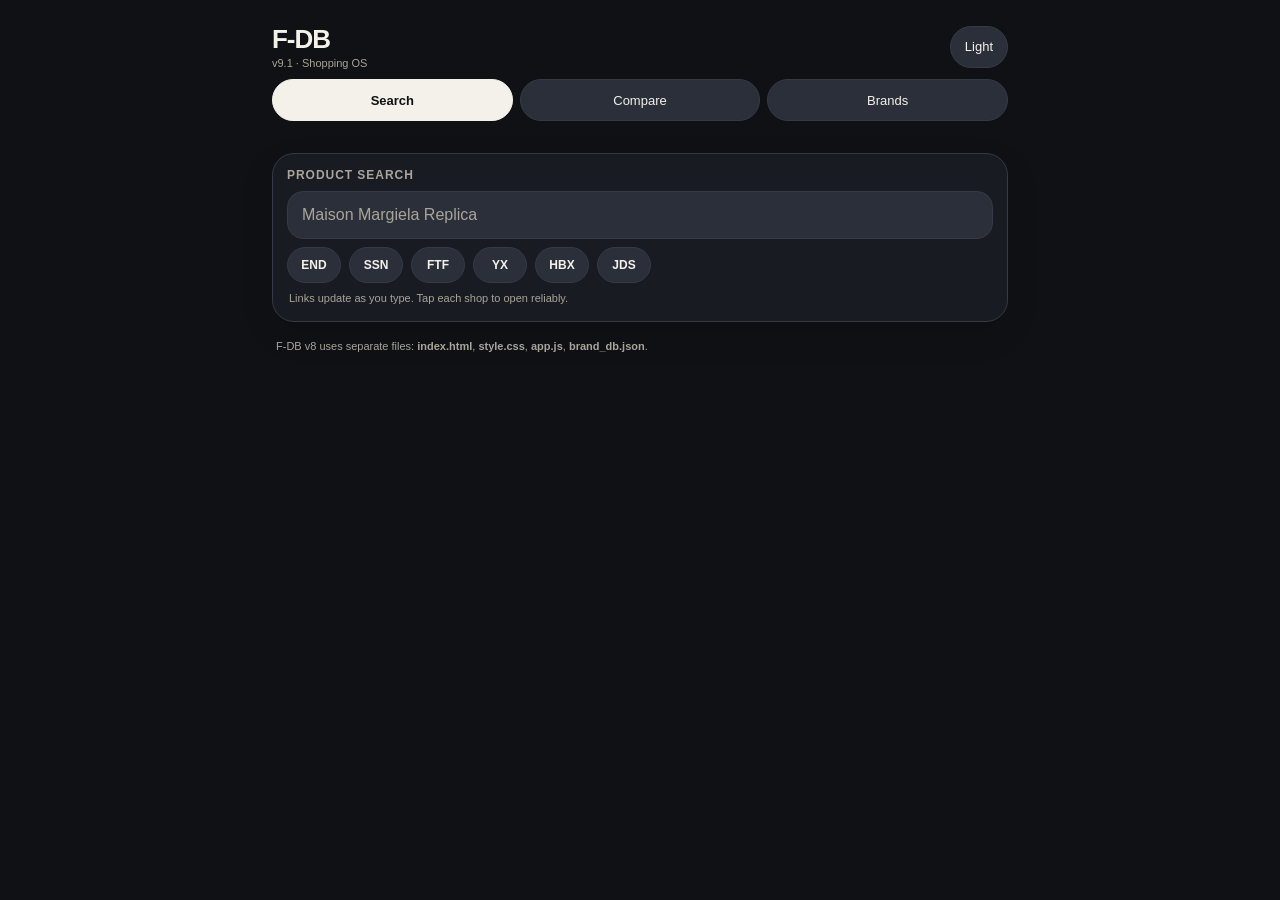
<file: index.html>
<!doctype html>
<html lang="en">
<head>
<meta charset="utf-8">
<meta name="viewport" content="width=device-width, initial-scale=1, viewport-fit=cover">
<title>F-DB v9.1</title>
<link rel="stylesheet" href="style.css">
</head>
<body>
<div class="app">
  <div class="topbar">
    <div class="header">
      <div>
        <h1>F-DB</h1>
        <div class="version">v9.1 · Shopping OS</div>
      </div>
      <button id="themeToggle">Light</button>
    </div>

    <div class="segment">
      <button id="tabSearch" class="active">Search</button>
      <button id="tabCompare">Compare</button>
      <button id="tabBrands">Brands</button>
    </div>
  </div>

  <section id="viewSearch" class="view">
    <div class="panel">
      <div class="sectionTitle">Product Search</div>
      <input id="productSearch" placeholder="Maison Margiela Replica">
      <div class="rowButtons" id="productLinks"></div>
      <p class="note">Links update as you type. Tap each shop to open reliably.</p>
    </div>
  </section>

  <section id="viewCompare" class="view" style="display:none">
    <div class="panel">
      <div class="sectionTitle">Price Compare</div>
      <input id="compareMemo" placeholder="Item memo: brand / model / size">
      <div class="bestSummary" id="bestSummary"></div>
      <div class="priceGrid" id="priceGrid"></div>
      <div class="rowButtons">
        <button id="calcPrices" class="primary">Calculate</button>
        <button id="clearPrices">Clear</button>
      </div>
      <p class="note">Total = Price + Shipping + Duty / Tax - Coupon.</p>
    </div>
  </section>

  <section id="viewBrands" class="view" style="display:none">
    <div class="panel">
      <div class="sectionTitle">Brand Filters</div>
      <div class="chips">
        <button class="chip active" data-tier="Core">Core</button>
        <button class="chip" data-tier="Candidate">Candidate</button>
        <button class="chip" data-tier="All">All</button>
      </div>
      <div class="chips" id="categoryChips"></div>
      <div class="chips" id="countryChips"></div>
      <div class="chips">
        <button class="chip" id="showHidden">Show Hidden</button>
      </div>
    </div>
    <div class="count" id="brandCount"></div>
    <div class="cards" id="brandList"></div>
  </section>

  <footer>
    F-DB v8 uses separate files: <b>index.html</b>, <b>style.css</b>, <b>app.js</b>, <b>brand_db.json</b>.
  </footer>
</div>
<script src="app.js"></script>
</body>
</html>
</file>
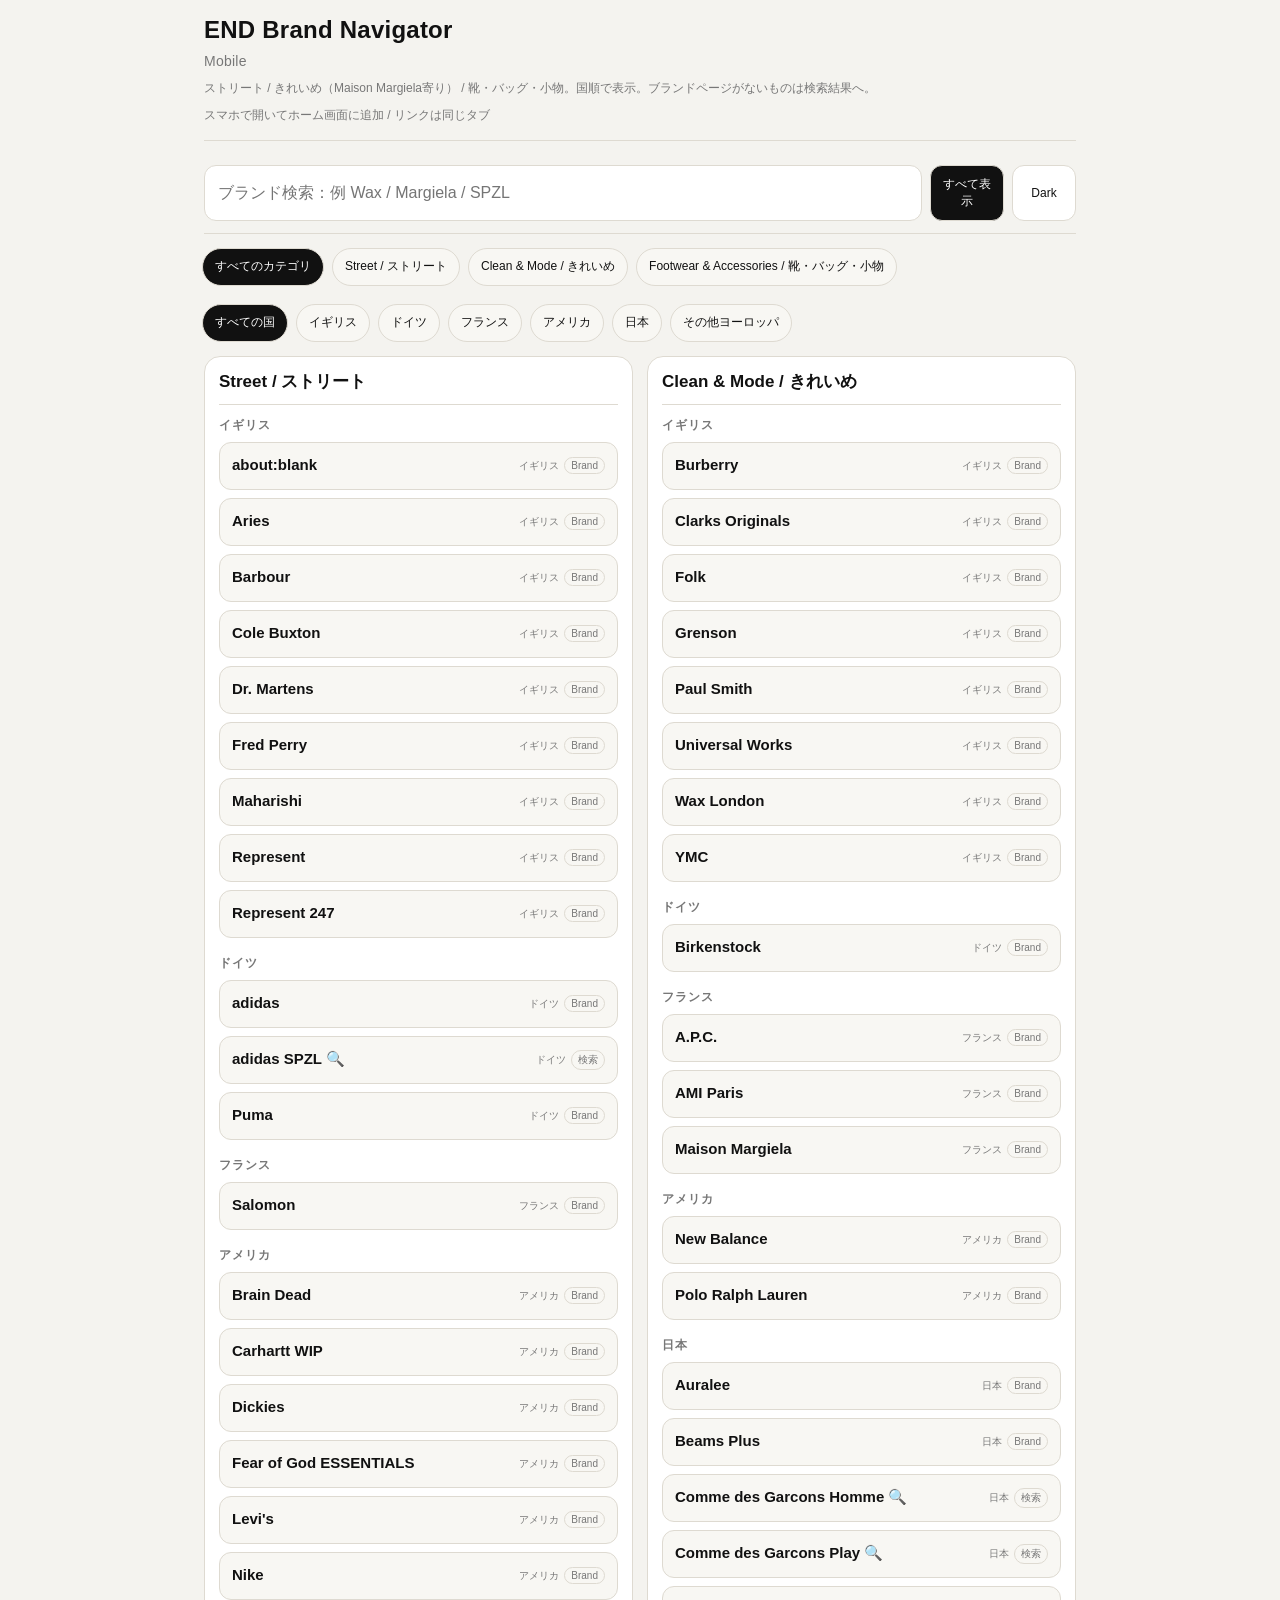
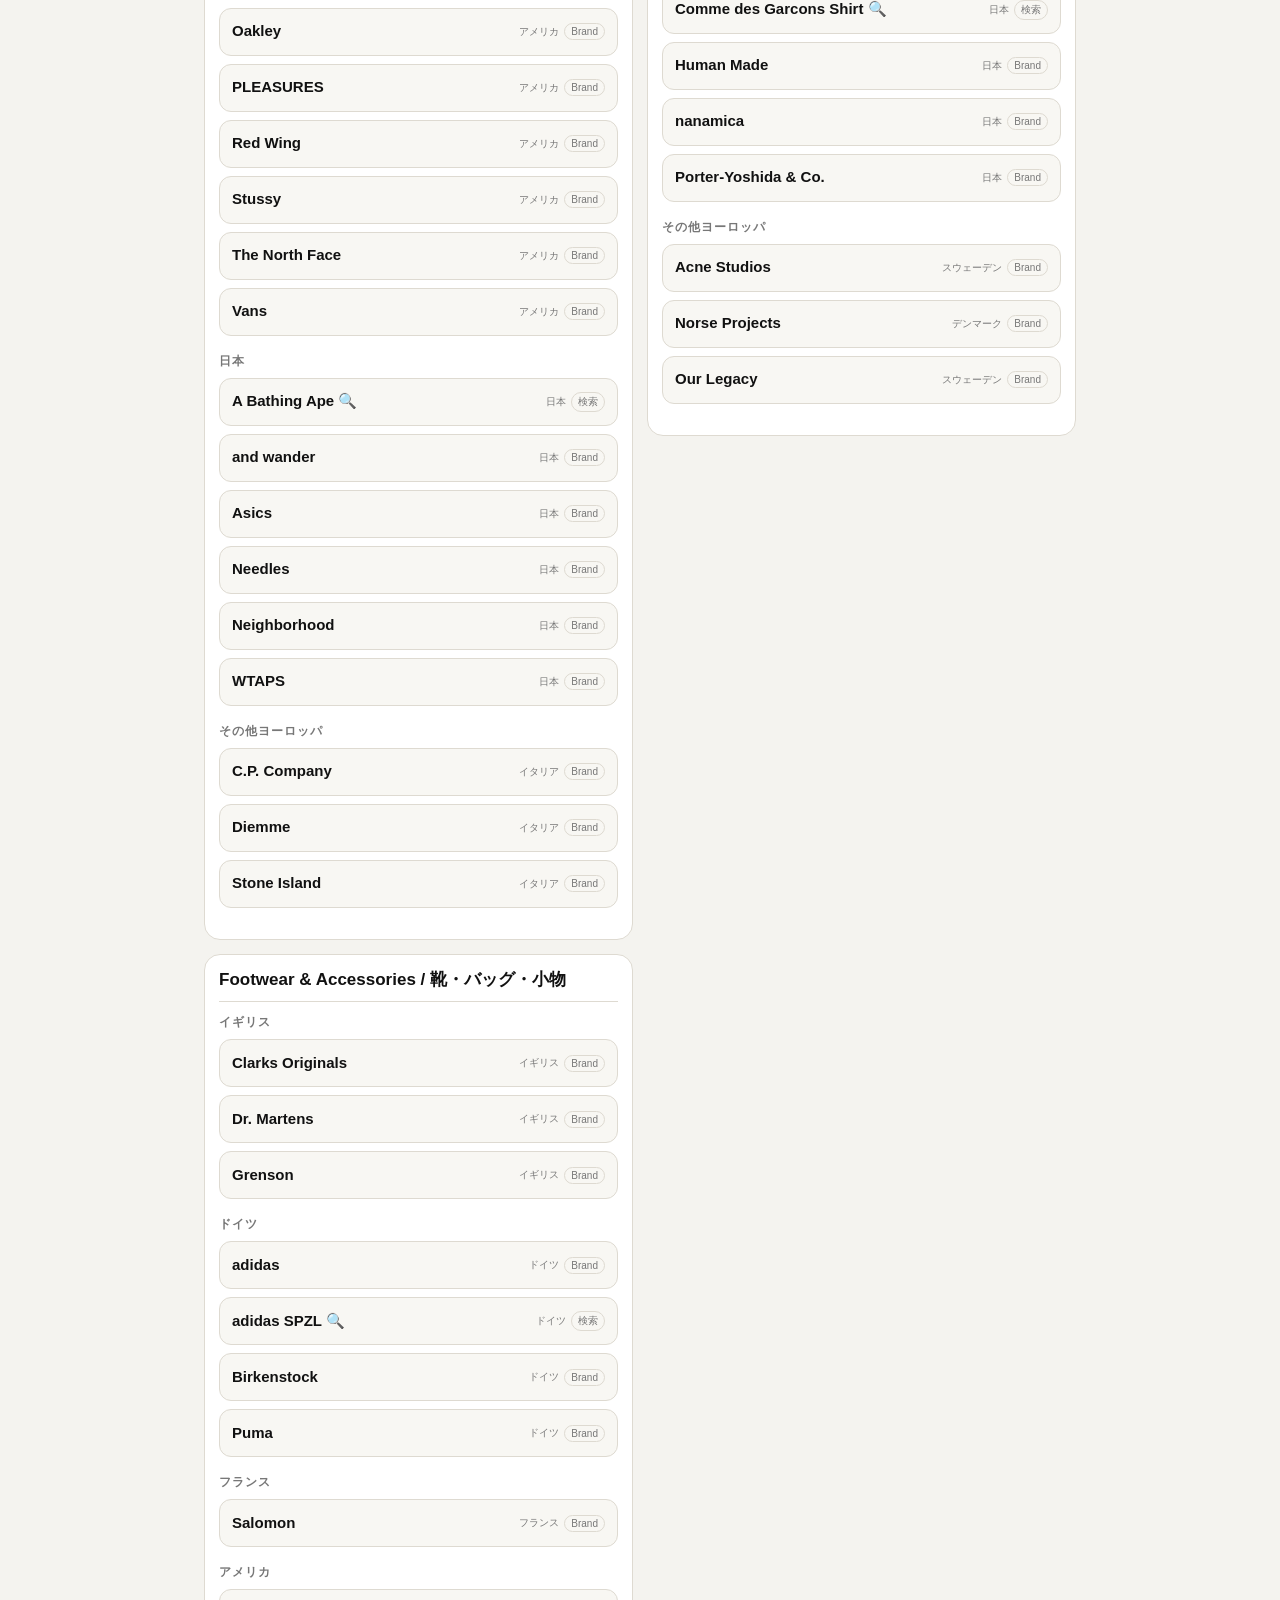
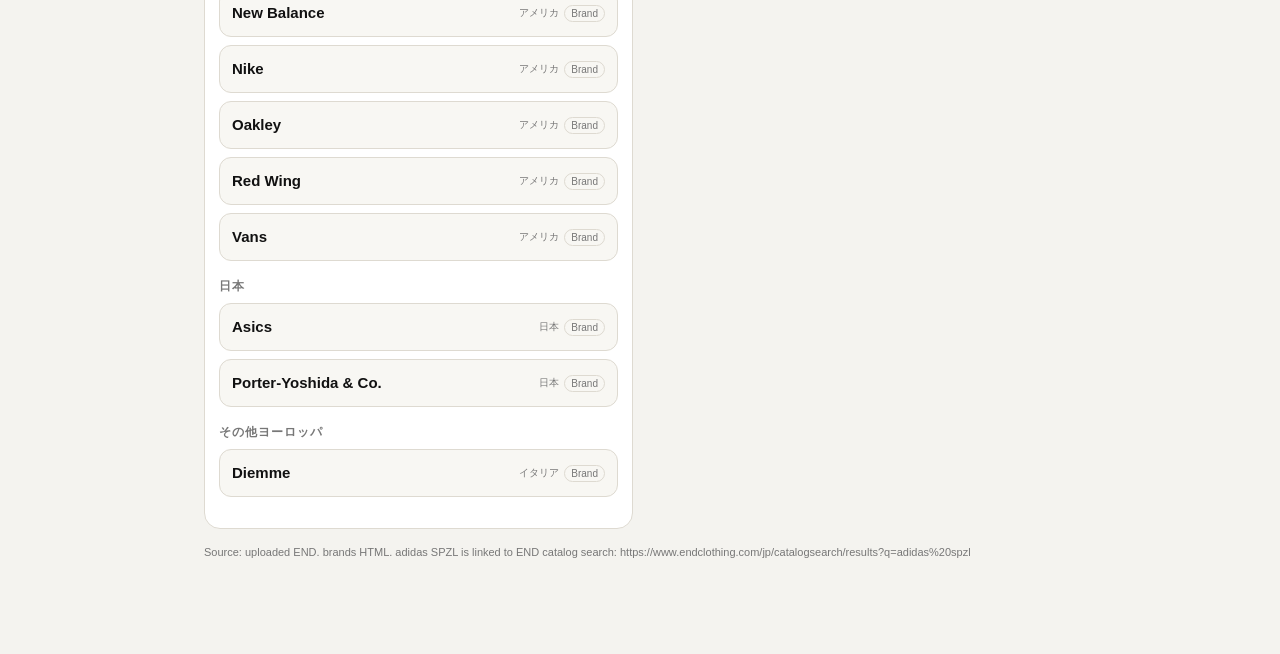
<file: index.html.html>
<!doctype html>
<html lang="ja">
<head>
<meta charset="utf-8">
<meta name="viewport" content="width=device-width, initial-scale=1">
<title>END Brand Navigator Mobile</title>
<style>
:root {
  --bg:#f4f3ef; --panel:#ffffff; --text:#111111; --muted:#777777; --line:#dedad1;
  --button:#111111; --buttonText:#ffffff; --chip:#f8f7f3; --hover:#111111; --hoverText:#ffffff;
}
body.dark {
  --bg:#111111; --panel:#1b1b1b; --text:#f3f1ea; --muted:#aaa; --line:#383838;
  --button:#f3f1ea; --buttonText:#111; --chip:#242424; --hover:#f3f1ea; --hoverText:#111;
}
* { box-sizing:border-box; }
html { -webkit-text-size-adjust:100%; }
body {
  margin:0;
  background:var(--bg);
  color:var(--text);
  font-family:-apple-system,BlinkMacSystemFont,"Helvetica Neue",Arial,"Hiragino Kaku Gothic ProN","Yu Gothic",sans-serif;
}
.wrap {
  max-width:640px;
  margin:0 auto;
  padding:16px 14px 92px;
}
.header {
  border-bottom:1px solid var(--line);
  padding-bottom:14px;
  margin-bottom:14px;
}
h1 {
  margin:0;
  font-size:24px;
  letter-spacing:.01em;
}
.sub {
  margin-top:7px;
  color:var(--muted);
  font-size:12px;
  line-height:1.65;
}
.tools {
  position:sticky;
  top:0;
  z-index:10;
  background:var(--bg);
  padding:10px 0 12px;
  display:grid;
  grid-template-columns:1fr 74px 64px;
  gap:8px;
  border-bottom:1px solid var(--line);
  margin-bottom:10px;
}
input {
  width:100%;
  min-height:46px;
  padding:12px 13px;
  border:1px solid var(--line);
  border-radius:12px;
  background:var(--panel);
  color:var(--text);
  font-size:16px;
}
button {
  min-height:46px;
  border:1px solid var(--line);
  border-radius:12px;
  padding:10px 10px;
  background:var(--panel);
  color:var(--text);
  cursor:pointer;
  font-size:12px;
}
button.active, button:hover {
  background:var(--button);
  color:var(--buttonText);
}
.filters {
  display:flex;
  gap:8px;
  overflow-x:auto;
  padding:4px 0 8px;
  margin:0 -2px 6px;
  -webkit-overflow-scrolling:touch;
}
.filters::-webkit-scrollbar { display:none; }
.chip {
  flex:0 0 auto;
  display:inline-flex;
  align-items:center;
  justify-content:center;
  min-height:38px;
  padding:9px 12px;
  border:1px solid var(--line);
  border-radius:999px;
  background:var(--chip);
  color:var(--text);
  cursor:pointer;
  font-size:12px;
  white-space:nowrap;
}
.chip.active {
  background:var(--button);
  color:var(--buttonText);
}
.grid {
  display:grid;
  grid-template-columns:1fr;
  gap:14px;
  align-items:start;
}
.category {
  background:var(--panel);
  border:1px solid var(--line);
  border-radius:16px;
  padding:14px;
}
h2 {
  margin:0 0 12px;
  font-size:17px;
  line-height:1.35;
  border-bottom:1px solid var(--line);
  padding-bottom:10px;
}
.country-block {
  margin-bottom:17px;
}
h3 {
  margin:0 0 8px;
  font-size:12px;
  color:var(--muted);
  letter-spacing:.08em;
}
.brand-list {
  display:grid;
  gap:8px;
}
.brand {
  display:flex;
  justify-content:space-between;
  align-items:center;
  gap:10px;
  min-height:48px;
  padding:12px 12px;
  border:1px solid var(--line);
  border-radius:12px;
  background:var(--chip);
  color:var(--text);
  text-decoration:none;
  -webkit-tap-highlight-color:transparent;
}
.brand:active {
  transform:scale(.99);
}
.brand-name {
  font-size:15px;
  line-height:1.25;
  font-weight:650;
}
.meta {
  display:flex;
  align-items:center;
  gap:5px;
  white-space:nowrap;
}
.country {
  font-size:10px;
  color:var(--muted);
}
.kind {
  font-size:10px;
  border:1px solid var(--line);
  border-radius:999px;
  padding:2px 6px;
  color:var(--muted);
}
.empty {
  display:none;
  text-align:center;
  padding:34px 16px;
  color:var(--muted);
  border:1px dashed var(--line);
  border-radius:14px;
}
.footer {
  margin-top:14px;
  color:var(--muted);
  font-size:11px;
  line-height:1.7;
}
@media (min-width:760px) {
  .wrap { max-width:900px; }
  .grid { grid-template-columns:repeat(2,minmax(0,1fr)); }
}
</style>
</head>
<body>
<div class="wrap">
  <div class="header">
    <div>
      <h1>END Brand Navigator<br><span style="font-size:14px;color:var(--muted);font-weight:500;">Mobile</span></h1>
      <div class="sub">ストリート / きれいめ（Maison Margiela寄り） / 靴・バッグ・小物。国順で表示。ブランドページがないものは検索結果へ。</div>
    </div>
    <div class="sub">スマホで開いてホーム画面に追加 / リンクは同じタブ</div>
  </div>

  <div class="tools">
    <input id="search" placeholder="ブランド検索：例 Wax / Margiela / SPZL">
    <button id="allBtn" class="active">すべて表示</button>
    <button id="themeBtn">Dark</button>
  </div>

  <div class="filters" id="categoryFilters"></div>
  <div class="filters" id="countryFilters"></div>

  <main class="grid" id="grid"></main>
  <div class="empty" id="empty">該当ブランドがありません。</div>

  <div class="footer">
    Source: uploaded END. brands HTML. adidas SPZL is linked to END catalog search:
    https://www.endclothing.com/jp/catalogsearch/results?q=adidas%20spzl
  </div>
</div>

<script>
const brands = [{"category": "Street", "countryGroup": "イギリス", "country": "イギリス", "name": "about:blank", "href": "https://www.endclothing.com/jp/brands/about-blank", "kind": "brand"}, {"category": "Street", "countryGroup": "イギリス", "country": "イギリス", "name": "Aries", "href": "https://www.endclothing.com/jp/brands/aries", "kind": "brand"}, {"category": "Street", "countryGroup": "イギリス", "country": "イギリス", "name": "Barbour", "href": "https://www.endclothing.com/jp/brands/barbour", "kind": "brand"}, {"category": "Street", "countryGroup": "イギリス", "country": "イギリス", "name": "Cole Buxton", "href": "https://www.endclothing.com/jp/brands/cole-buxton", "kind": "brand"}, {"category": "Street", "countryGroup": "イギリス", "country": "イギリス", "name": "Dr. Martens", "href": "https://www.endclothing.com/jp/brands/dr-martens", "kind": "brand"}, {"category": "Street", "countryGroup": "イギリス", "country": "イギリス", "name": "Fred Perry", "href": "https://www.endclothing.com/jp/brands/fred-perry", "kind": "brand"}, {"category": "Street", "countryGroup": "イギリス", "country": "イギリス", "name": "Maharishi", "href": "https://www.endclothing.com/jp/brands/maharishi", "kind": "brand"}, {"category": "Street", "countryGroup": "イギリス", "country": "イギリス", "name": "Represent", "href": "https://www.endclothing.com/jp/brands/represent", "kind": "brand"}, {"category": "Street", "countryGroup": "イギリス", "country": "イギリス", "name": "Represent 247", "href": "https://www.endclothing.com/jp/brands/represent-247", "kind": "brand"}, {"category": "Street", "countryGroup": "ドイツ", "country": "ドイツ", "name": "adidas", "href": "https://www.endclothing.com/jp/brands/adidas", "kind": "brand"}, {"category": "Street", "countryGroup": "ドイツ", "country": "ドイツ", "name": "adidas SPZL", "href": "https://www.endclothing.com/jp/catalogsearch/results?q=adidas%20spzl", "kind": "search"}, {"category": "Street", "countryGroup": "ドイツ", "country": "ドイツ", "name": "Puma", "href": "https://www.endclothing.com/jp/brands/puma", "kind": "brand"}, {"category": "Street", "countryGroup": "フランス", "country": "フランス", "name": "Salomon", "href": "https://www.endclothing.com/jp/brands/salomon", "kind": "brand"}, {"category": "Street", "countryGroup": "アメリカ", "country": "アメリカ", "name": "Brain Dead", "href": "https://www.endclothing.com/jp/brands/brain-dead", "kind": "brand"}, {"category": "Street", "countryGroup": "アメリカ", "country": "アメリカ", "name": "Carhartt WIP", "href": "https://www.endclothing.com/jp/brands/carhartt", "kind": "brand"}, {"category": "Street", "countryGroup": "アメリカ", "country": "アメリカ", "name": "Dickies", "href": "https://www.endclothing.com/jp/brands/dickies", "kind": "brand"}, {"category": "Street", "countryGroup": "アメリカ", "country": "アメリカ", "name": "Fear of God ESSENTIALS", "href": "https://www.endclothing.com/jp/brands/fear-of-god-essentials", "kind": "brand"}, {"category": "Street", "countryGroup": "アメリカ", "country": "アメリカ", "name": "Levi's", "href": "https://www.endclothing.com/jp/brands/levi-s", "kind": "brand"}, {"category": "Street", "countryGroup": "アメリカ", "country": "アメリカ", "name": "Nike", "href": "https://www.endclothing.com/jp/brands/nike", "kind": "brand"}, {"category": "Street", "countryGroup": "アメリカ", "country": "アメリカ", "name": "Oakley", "href": "https://www.endclothing.com/jp/brands/oakley", "kind": "brand"}, {"category": "Street", "countryGroup": "アメリカ", "country": "アメリカ", "name": "PLEASURES", "href": "https://www.endclothing.com/jp/brands/pleasures", "kind": "brand"}, {"category": "Street", "countryGroup": "アメリカ", "country": "アメリカ", "name": "Red Wing", "href": "https://www.endclothing.com/jp/brands/red-wing", "kind": "brand"}, {"category": "Street", "countryGroup": "アメリカ", "country": "アメリカ", "name": "Stussy", "href": "https://www.endclothing.com/jp/brands/stussy", "kind": "brand"}, {"category": "Street", "countryGroup": "アメリカ", "country": "アメリカ", "name": "The North Face", "href": "https://www.endclothing.com/jp/brands/the-north-face", "kind": "brand"}, {"category": "Street", "countryGroup": "アメリカ", "country": "アメリカ", "name": "Vans", "href": "https://www.endclothing.com/jp/brands/vans", "kind": "brand"}, {"category": "Street", "countryGroup": "日本", "country": "日本", "name": "A Bathing Ape", "href": "https://www.endclothing.com/jp/catalogsearch/results?q=a%20bathing%20ape", "kind": "search"}, {"category": "Street", "countryGroup": "日本", "country": "日本", "name": "and wander", "href": "https://www.endclothing.com/jp/brands/and-wander", "kind": "brand"}, {"category": "Street", "countryGroup": "日本", "country": "日本", "name": "Asics", "href": "https://www.endclothing.com/jp/brands/asics", "kind": "brand"}, {"category": "Street", "countryGroup": "日本", "country": "日本", "name": "Neighborhood", "href": "https://www.endclothing.com/jp/brands/neighborhood", "kind": "brand"}, {"category": "Street", "countryGroup": "日本", "country": "日本", "name": "Needles", "href": "https://www.endclothing.com/jp/brands/needles", "kind": "brand"}, {"category": "Street", "countryGroup": "日本", "country": "日本", "name": "WTAPS", "href": "https://www.endclothing.com/jp/brands/wtaps", "kind": "brand"}, {"category": "Street", "countryGroup": "その他ヨーロッパ", "country": "イタリア", "name": "C.P. Company", "href": "https://www.endclothing.com/jp/brands/cp-company", "kind": "brand"}, {"category": "Street", "countryGroup": "その他ヨーロッパ", "country": "イタリア", "name": "Diemme", "href": "https://www.endclothing.com/jp/brands/diemme", "kind": "brand"}, {"category": "Street", "countryGroup": "その他ヨーロッパ", "country": "イタリア", "name": "Stone Island", "href": "https://www.endclothing.com/jp/brands/stone-island", "kind": "brand"}, {"category": "Clean & Mode", "countryGroup": "イギリス", "country": "イギリス", "name": "Burberry", "href": "https://www.endclothing.com/jp/brands/burberry", "kind": "brand"}, {"category": "Clean & Mode", "countryGroup": "イギリス", "country": "イギリス", "name": "Clarks Originals", "href": "https://www.endclothing.com/jp/brands/clarks-originals", "kind": "brand"}, {"category": "Clean & Mode", "countryGroup": "イギリス", "country": "イギリス", "name": "Folk", "href": "https://www.endclothing.com/jp/brands/folk", "kind": "brand"}, {"category": "Clean & Mode", "countryGroup": "イギリス", "country": "イギリス", "name": "Grenson", "href": "https://www.endclothing.com/jp/brands/grenson", "kind": "brand"}, {"category": "Clean & Mode", "countryGroup": "イギリス", "country": "イギリス", "name": "Paul Smith", "href": "https://www.endclothing.com/jp/brands/paul-smith", "kind": "brand"}, {"category": "Clean & Mode", "countryGroup": "イギリス", "country": "イギリス", "name": "Universal Works", "href": "https://www.endclothing.com/jp/brands/universal-works", "kind": "brand"}, {"category": "Clean & Mode", "countryGroup": "イギリス", "country": "イギリス", "name": "Wax London", "href": "https://www.endclothing.com/jp/brands/wax-london", "kind": "brand"}, {"category": "Clean & Mode", "countryGroup": "イギリス", "country": "イギリス", "name": "YMC", "href": "https://www.endclothing.com/jp/brands/ymc", "kind": "brand"}, {"category": "Clean & Mode", "countryGroup": "ドイツ", "country": "ドイツ", "name": "Birkenstock", "href": "https://www.endclothing.com/jp/brands/birkenstock", "kind": "brand"}, {"category": "Clean & Mode", "countryGroup": "フランス", "country": "フランス", "name": "A.P.C.", "href": "https://www.endclothing.com/jp/brands/a-p-c", "kind": "brand"}, {"category": "Clean & Mode", "countryGroup": "フランス", "country": "フランス", "name": "AMI Paris", "href": "https://www.endclothing.com/jp/brands/ami-paris", "kind": "brand"}, {"category": "Clean & Mode", "countryGroup": "フランス", "country": "フランス", "name": "Maison Margiela", "href": "https://www.endclothing.com/jp/brands/maison-margiela", "kind": "brand"}, {"category": "Clean & Mode", "countryGroup": "アメリカ", "country": "アメリカ", "name": "New Balance", "href": "https://www.endclothing.com/jp/brands/new-balance", "kind": "brand"}, {"category": "Clean & Mode", "countryGroup": "アメリカ", "country": "アメリカ", "name": "Polo Ralph Lauren", "href": "https://www.endclothing.com/jp/brands/polo-ralph-lauren", "kind": "brand"}, {"category": "Clean & Mode", "countryGroup": "日本", "country": "日本", "name": "Auralee", "href": "https://www.endclothing.com/jp/brands/auralee", "kind": "brand"}, {"category": "Clean & Mode", "countryGroup": "日本", "country": "日本", "name": "Beams Plus", "href": "https://www.endclothing.com/jp/brands/beams-plus", "kind": "brand"}, {"category": "Clean & Mode", "countryGroup": "日本", "country": "日本", "name": "Comme des Garcons Homme", "href": "https://www.endclothing.com/jp/catalogsearch/results?q=comme%20des%20garcons%20homme", "kind": "search"}, {"category": "Clean & Mode", "countryGroup": "日本", "country": "日本", "name": "Comme des Garcons Play", "href": "https://www.endclothing.com/jp/catalogsearch/results?q=comme%20des%20garcons%20play", "kind": "search"}, {"category": "Clean & Mode", "countryGroup": "日本", "country": "日本", "name": "Comme des Garcons Shirt", "href": "https://www.endclothing.com/jp/catalogsearch/results?q=comme%20des%20garcons%20shirt", "kind": "search"}, {"category": "Clean & Mode", "countryGroup": "日本", "country": "日本", "name": "Human Made", "href": "https://www.endclothing.com/jp/brands/human-made", "kind": "brand"}, {"category": "Clean & Mode", "countryGroup": "日本", "country": "日本", "name": "nanamica", "href": "https://www.endclothing.com/jp/brands/nanamica", "kind": "brand"}, {"category": "Clean & Mode", "countryGroup": "日本", "country": "日本", "name": "Porter-Yoshida & Co.", "href": "https://www.endclothing.com/jp/brands/porter", "kind": "brand"}, {"category": "Clean & Mode", "countryGroup": "その他ヨーロッパ", "country": "スウェーデン", "name": "Acne Studios", "href": "https://www.endclothing.com/jp/brands/acne-studios", "kind": "brand"}, {"category": "Clean & Mode", "countryGroup": "その他ヨーロッパ", "country": "スウェーデン", "name": "Our Legacy", "href": "https://www.endclothing.com/jp/brands/our-legacy", "kind": "brand"}, {"category": "Clean & Mode", "countryGroup": "その他ヨーロッパ", "country": "デンマーク", "name": "Norse Projects", "href": "https://www.endclothing.com/jp/brands/norse-projects", "kind": "brand"}, {"category": "Footwear & Accessories", "countryGroup": "イギリス", "country": "イギリス", "name": "Clarks Originals", "href": "https://www.endclothing.com/jp/brands/clarks-originals", "kind": "brand"}, {"category": "Footwear & Accessories", "countryGroup": "イギリス", "country": "イギリス", "name": "Dr. Martens", "href": "https://www.endclothing.com/jp/brands/dr-martens", "kind": "brand"}, {"category": "Footwear & Accessories", "countryGroup": "イギリス", "country": "イギリス", "name": "Grenson", "href": "https://www.endclothing.com/jp/brands/grenson", "kind": "brand"}, {"category": "Footwear & Accessories", "countryGroup": "ドイツ", "country": "ドイツ", "name": "adidas", "href": "https://www.endclothing.com/jp/brands/adidas", "kind": "brand"}, {"category": "Footwear & Accessories", "countryGroup": "ドイツ", "country": "ドイツ", "name": "adidas SPZL", "href": "https://www.endclothing.com/jp/catalogsearch/results?q=adidas%20spzl", "kind": "search"}, {"category": "Footwear & Accessories", "countryGroup": "ドイツ", "country": "ドイツ", "name": "Birkenstock", "href": "https://www.endclothing.com/jp/brands/birkenstock", "kind": "brand"}, {"category": "Footwear & Accessories", "countryGroup": "ドイツ", "country": "ドイツ", "name": "Puma", "href": "https://www.endclothing.com/jp/brands/puma", "kind": "brand"}, {"category": "Footwear & Accessories", "countryGroup": "フランス", "country": "フランス", "name": "Salomon", "href": "https://www.endclothing.com/jp/brands/salomon", "kind": "brand"}, {"category": "Footwear & Accessories", "countryGroup": "アメリカ", "country": "アメリカ", "name": "New Balance", "href": "https://www.endclothing.com/jp/brands/new-balance", "kind": "brand"}, {"category": "Footwear & Accessories", "countryGroup": "アメリカ", "country": "アメリカ", "name": "Nike", "href": "https://www.endclothing.com/jp/brands/nike", "kind": "brand"}, {"category": "Footwear & Accessories", "countryGroup": "アメリカ", "country": "アメリカ", "name": "Oakley", "href": "https://www.endclothing.com/jp/brands/oakley", "kind": "brand"}, {"category": "Footwear & Accessories", "countryGroup": "アメリカ", "country": "アメリカ", "name": "Red Wing", "href": "https://www.endclothing.com/jp/brands/red-wing", "kind": "brand"}, {"category": "Footwear & Accessories", "countryGroup": "アメリカ", "country": "アメリカ", "name": "Vans", "href": "https://www.endclothing.com/jp/brands/vans", "kind": "brand"}, {"category": "Footwear & Accessories", "countryGroup": "日本", "country": "日本", "name": "Asics", "href": "https://www.endclothing.com/jp/brands/asics", "kind": "brand"}, {"category": "Footwear & Accessories", "countryGroup": "日本", "country": "日本", "name": "Porter-Yoshida & Co.", "href": "https://www.endclothing.com/jp/brands/porter", "kind": "brand"}, {"category": "Footwear & Accessories", "countryGroup": "その他ヨーロッパ", "country": "イタリア", "name": "Diemme", "href": "https://www.endclothing.com/jp/brands/diemme", "kind": "brand"}];
const categoryOrder = ["Street", "Clean & Mode", "Footwear & Accessories"];
const countryOrder = ["イギリス", "ドイツ", "フランス", "アメリカ", "日本", "その他ヨーロッパ"];
let selectedCategory = "all";
let selectedCountry = "all";

const labels = {
  "Street":"Street / ストリート",
  "Clean & Mode":"Clean & Mode / きれいめ",
  "Footwear & Accessories":"Footwear & Accessories / 靴・バッグ・小物"
};

function uniq(arr) { return [...new Set(arr)]; }

function renderFilters() {
  const cf = document.getElementById("categoryFilters");
  cf.innerHTML = "";
  [["all","すべてのカテゴリ"], ...categoryOrder.map(c=>[c, labels[c]])].forEach(([val, lab]) => {
    const el = document.createElement("button");
    el.className = "chip" + (selectedCategory === val ? " active" : "");
    el.textContent = lab;
    el.onclick = () => { selectedCategory = val; render(); };
    cf.appendChild(el);
  });

  const yf = document.getElementById("countryFilters");
  yf.innerHTML = "";
  [["all","すべての国"], ...countryOrder.map(c=>[c,c])].forEach(([val, lab]) => {
    const el = document.createElement("button");
    el.className = "chip" + (selectedCountry === val ? " active" : "");
    el.textContent = lab;
    el.onclick = () => { selectedCountry = val; render(); };
    yf.appendChild(el);
  });
}

function visibleBrands() {
  const q = document.getElementById("search").value.trim().toLowerCase();
  return brands.filter(b => {
    const matchQ = !q || [b.name,b.category,b.country,b.countryGroup].join(" ").toLowerCase().includes(q);
    const matchCat = selectedCategory === "all" || b.category === selectedCategory;
    const matchCountry = selectedCountry === "all" || b.countryGroup === selectedCountry;
    return matchQ && matchCat && matchCountry;
  });
}

function render() {
  renderFilters();
  const grid = document.getElementById("grid");
  const empty = document.getElementById("empty");
  const list = visibleBrands();
  grid.innerHTML = "";

  categoryOrder.forEach(cat => {
    if (selectedCategory !== "all" && selectedCategory !== cat) return;
    const catItems = list.filter(b => b.category === cat);
    if (!catItems.length) return;

    const section = document.createElement("section");
    section.className = "category";
    section.innerHTML = `<h2>${labels[cat]}</h2>`;

    countryOrder.forEach(countryGroup => {
      const countryItems = catItems.filter(b => b.countryGroup === countryGroup);
      if (!countryItems.length) return;

      const block = document.createElement("div");
      block.className = "country-block";
      block.innerHTML = `<h3>${countryGroup}</h3><div class="brand-list"></div>`;
      const listEl = block.querySelector(".brand-list");

      countryItems.sort((a,b)=>a.name.localeCompare(b.name)).forEach(b => {
        const a = document.createElement("a");
        a.className = "brand";
        a.href = b.href;
        a.target = "_blank";
        a.rel = "noopener noreferrer";
        const kind = b.kind === "search" ? "検索" : "Brand";
        a.innerHTML = `<span class="brand-name">${b.name}${b.kind==="search" ? " 🔍" : ""}</span><span class="meta"><span class="country">${b.country}</span><span class="kind">${kind}</span></span>`;
        listEl.appendChild(a);
      });
      section.appendChild(block);
    });
    grid.appendChild(section);
  });

  empty.style.display = grid.children.length ? "none" : "block";
  document.getElementById("allBtn").classList.toggle("active", selectedCategory === "all" && selectedCountry === "all" && !document.getElementById("search").value);
}

document.getElementById("search").addEventListener("input", render);
document.getElementById("allBtn").onclick = () => {
  selectedCategory = "all"; selectedCountry = "all"; document.getElementById("search").value = ""; render();
};
document.getElementById("themeBtn").onclick = () => {
  document.body.classList.toggle("dark");
  document.getElementById("themeBtn").textContent = document.body.classList.contains("dark") ? "Light" : "Dark";
};
render();
</script>
</body>
</html>
</file>
<file: style.css>
:root {
  --bg:#0f1115;
  --panel:#181b21;
  --card:#20242c;
  --soft:#2a2f39;
  --line:#343a46;
  --text:#f4f1ea;
  --muted:#aaa49a;
  --accent:#f4f1ea;
}

body.light {
  --bg:#f4f3ef;
  --panel:#ffffff;
  --card:#ffffff;
  --soft:#f0eee8;
  --line:#d9d5cc;
  --text:#111111;
  --muted:#6f6a60;
  --accent:#111111;
}

* { box-sizing:border-box; }

html, body {
  margin:0;
  min-height:100%;
}

body {
  background:var(--bg);
  color:var(--text);
  font-family:-apple-system,BlinkMacSystemFont,"Helvetica Neue",Arial,"Hiragino Kaku Gothic ProN","Yu Gothic",sans-serif;
  -webkit-font-smoothing:antialiased;
}

.app {
  max-width:760px;
  margin:0 auto;
  min-height:100vh;
  padding:max(14px, env(safe-area-inset-top)) 12px calc(76px + env(safe-area-inset-bottom));
}

.topbar {
  position:sticky;
  top:0;
  z-index:20;
  padding:10px 0 12px;
  background:linear-gradient(var(--bg) 82%, transparent);
}

.header {
  display:flex;
  justify-content:space-between;
  align-items:center;
  gap:12px;
  margin-bottom:10px;
}

h1 {
  margin:0;
  font-size:26px;
  letter-spacing:-.04em;
}

.version {
  color:var(--muted);
  font-size:11px;
  margin-top:2px;
}

button {
  border:1px solid var(--line);
  background:var(--soft);
  color:var(--text);
  border-radius:999px;
  min-height:42px;
  padding:0 14px;
  font-size:13px;
  -webkit-tap-highlight-color:transparent;
}

button.primary,
button.active,
.chip.active {
  background:var(--accent);
  color:var(--bg);
  border-color:var(--accent);
  font-weight:800;
}

.segment {
  display:grid;
  grid-template-columns:1fr 1fr 1fr;
  gap:7px;
  margin:10px 0;
}

.panel {
  background:var(--panel);
  border:1px solid var(--line);
  border-radius:22px;
  padding:14px;
  margin:10px 0;
  box-shadow:0 12px 32px rgba(0,0,0,.12);
}

.sectionTitle {
  font-size:12px;
  color:var(--muted);
  font-weight:800;
  letter-spacing:.08em;
  margin:0 0 9px;
  text-transform:uppercase;
}

input,
textarea {
  width:100%;
  border:1px solid var(--line);
  background:var(--soft);
  color:var(--text);
  border-radius:16px;
  min-height:48px;
  padding:12px 14px;
  font-size:16px;
  outline:none;
}

input::placeholder,
textarea::placeholder {
  color:var(--muted);
}

.rowButtons,
.chips,
.brandShops {
  display:flex;
  gap:8px;
  overflow-x:auto;
  padding:8px 0 0;
  scrollbar-width:none;
}

.rowButtons::-webkit-scrollbar,
.chips::-webkit-scrollbar,
.brandShops::-webkit-scrollbar {
  display:none;
}

.note {
  color:var(--muted);
  font-size:11px;
  line-height:1.5;
  margin:7px 2px 0;
}

.searchLink,
.shopLink {
  flex:0 0 auto;
  color:var(--text);
  text-decoration:none;
  border:1px solid var(--line);
  background:var(--soft);
  border-radius:999px;
  padding:10px 12px;
  font-size:12px;
  font-weight:800;
}

.priceGrid {
  display:grid;
  gap:9px;
}

.priceRow {
  background:var(--card);
  border:1px solid var(--line);
  border-radius:18px;
  padding:11px;
  display:grid;
  grid-template-columns:90px 1fr 105px;
  gap:8px;
  align-items:center;
}

.shopName {
  font-size:14px;
  font-weight:900;
}

.priceFields {
  display:grid;
  grid-template-columns:repeat(4,1fr);
  gap:8px;
}

.priceRow input {
  min-height:42px;
  padding:9px 10px;
  font-size:14px;
  border-radius:12px;
}

.total {
  text-align:right;
  font-size:16px;
  font-weight:950;
}

.diff {
  color:var(--muted);
  font-size:11px;
  text-align:right;
}

.priceRow.best {
  border-color:var(--accent);
  box-shadow:0 0 0 1px var(--accent) inset;
}

.priceRow.best .shopName::after {
  content:" BEST";
  display:block;
  color:var(--muted);
  font-size:9px;
  letter-spacing:.08em;
  margin-top:2px;
}

.bestSummary {
  display:none;
  margin:10px 0 0;
  padding:12px;
  border:1px solid var(--line);
  border-radius:16px;
  background:var(--soft);
  font-weight:900;
}

.bestSummary.show {
  display:block;
}

.cards {
  display:grid;
  gap:9px;
}

.brandCard {
  background:var(--card);
  border:1px solid var(--line);
  border-radius:20px;
  padding:13px;
}

.brandCard.candidate {
  opacity:.92;
}

.hiddenCard {
  opacity:.45;
}

.brandTop {
  display:flex;
  justify-content:space-between;
  gap:10px;
  align-items:flex-start;
}

.brandName {
  font-size:17px;
  font-weight:950;
  letter-spacing:-.02em;
}

.meta {
  color:var(--muted);
  font-size:11px;
  margin-top:4px;
}

.badge {
  display:inline-block;
  margin-left:6px;
  border:1px solid var(--line);
  border-radius:999px;
  padding:2px 7px;
  font-size:10px;
  color:var(--muted);
  vertical-align:middle;
}

.stars {
  white-space:nowrap;
  font-size:17px;
  letter-spacing:1px;
  user-select:none;
}

.star {
  color:#666;
  cursor:pointer;
}

.star.on {
  color:var(--accent);
}

.brandSearch {
  margin-top:10px;
}

.controls {
  display:grid;
  grid-template-columns:1fr 1fr 1fr;
  gap:7px;
  margin-top:10px;
}

.controls button {
  min-height:38px;
  font-size:12px;
  padding:0 8px;
}

.memo {
  display:none;
  margin-top:9px;
}

.memo.open {
  display:block;
}

.count {
  color:var(--muted);
  font-size:12px;
  margin:10px 2px;
}

footer {
  color:var(--muted);
  font-size:11px;
  margin:16px 4px 0;
  line-height:1.6;
}

@media (max-width:560px) {
  .priceRow {
    grid-template-columns:82px 1fr;
  }

  .priceFields {
    grid-column:1 / -1;
    grid-template-columns:repeat(2, 1fr);
  }

  .totalsBox {
    grid-column:2 / 3;
    grid-row:1 / 2;
  }
}


/* Compare v9: price-first layout only */
.compareV9Intro {
  margin: 0 0 10px;
}

.compareLinks {
  display: flex;
  gap: 8px;
  overflow-x: auto;
  padding: 8px 0 0;
  scrollbar-width: none;
}

.compareLinks::-webkit-scrollbar {
  display: none;
}

.compareTable {
  display: grid;
  gap: 8px;
  margin-top: 12px;
}

.compareRowV9 {
  background: var(--card);
  border: 1px solid var(--line);
  border-radius: 18px;
  padding: 11px;
  display: grid;
  grid-template-columns: 86px 1fr 104px;
  gap: 10px;
  align-items: center;
}

.compareRowV9.best {
  border-color: var(--accent);
  box-shadow: 0 0 0 1px var(--accent) inset;
}

.compareRowV9.best .compareShop::after {
  content: " BEST";
  display: block;
  color: var(--muted);
  font-size: 9px;
  letter-spacing: .08em;
  margin-top: 2px;
}

.compareShop {
  font-size: 14px;
  font-weight: 950;
}

.comparePriceInput {
  min-height: 46px;
  font-size: 18px;
  font-weight: 800;
  border-radius: 14px;
}

.compareTotalBox {
  text-align: right;
}

.compareTotal {
  font-size: 17px;
  font-weight: 950;
}

.compareBreakdown {
  color: var(--muted);
  font-size: 10px;
  margin-top: 3px;
  line-height: 1.35;
}

.compareSettings {
  margin-top: 12px;
  border-top: 1px solid var(--line);
  padding-top: 10px;
}

.compareSettings summary {
  cursor: pointer;
  color: var(--muted);
  font-size: 12px;
  font-weight: 900;
  letter-spacing: .06em;
  text-transform: uppercase;
  list-style: none;
}

.compareSettings summary::-webkit-details-marker {
  display: none;
}

.compareSettings summary::after {
  content: " +";
}

.compareSettings[open] summary::after {
  content: " −";
}

.compareSettingGrid {
  display: grid;
  gap: 8px;
  margin-top: 10px;
}

.compareSettingRow {
  display: grid;
  grid-template-columns: 86px 1fr 1fr 1fr;
  gap: 8px;
  align-items: center;
}

.compareSettingRow label {
  font-size: 12px;
  font-weight: 900;
}

.compareSettingRow input {
  min-height: 40px;
  font-size: 13px;
  border-radius: 12px;
}

.compareActions {
  display: flex;
  gap: 8px;
  flex-wrap: wrap;
  margin-top: 12px;
}

@media (max-width:560px) {
  .compareRowV9 {
    grid-template-columns: 78px 1fr;
  }

  .compareTotalBox {
    grid-column: 1 / -1;
    text-align: left;
    padding-left: 88px;
  }

  .compareSettingRow {
    grid-template-columns: 78px 1fr;
  }
}


/* v9.1 shop abbreviations / six-shop compact buttons */
.searchLink,
.shopLink {
  min-width: 54px;
  text-align: center;
}

.compareLinks,
.rowButtons,
.brandShops {
  flex-wrap: wrap;
}

@media (max-width:560px) {
  .searchLink,
  .shopLink {
    min-width: 48px;
    padding-left: 10px;
    padding-right: 10px;
  }
}
</file>
